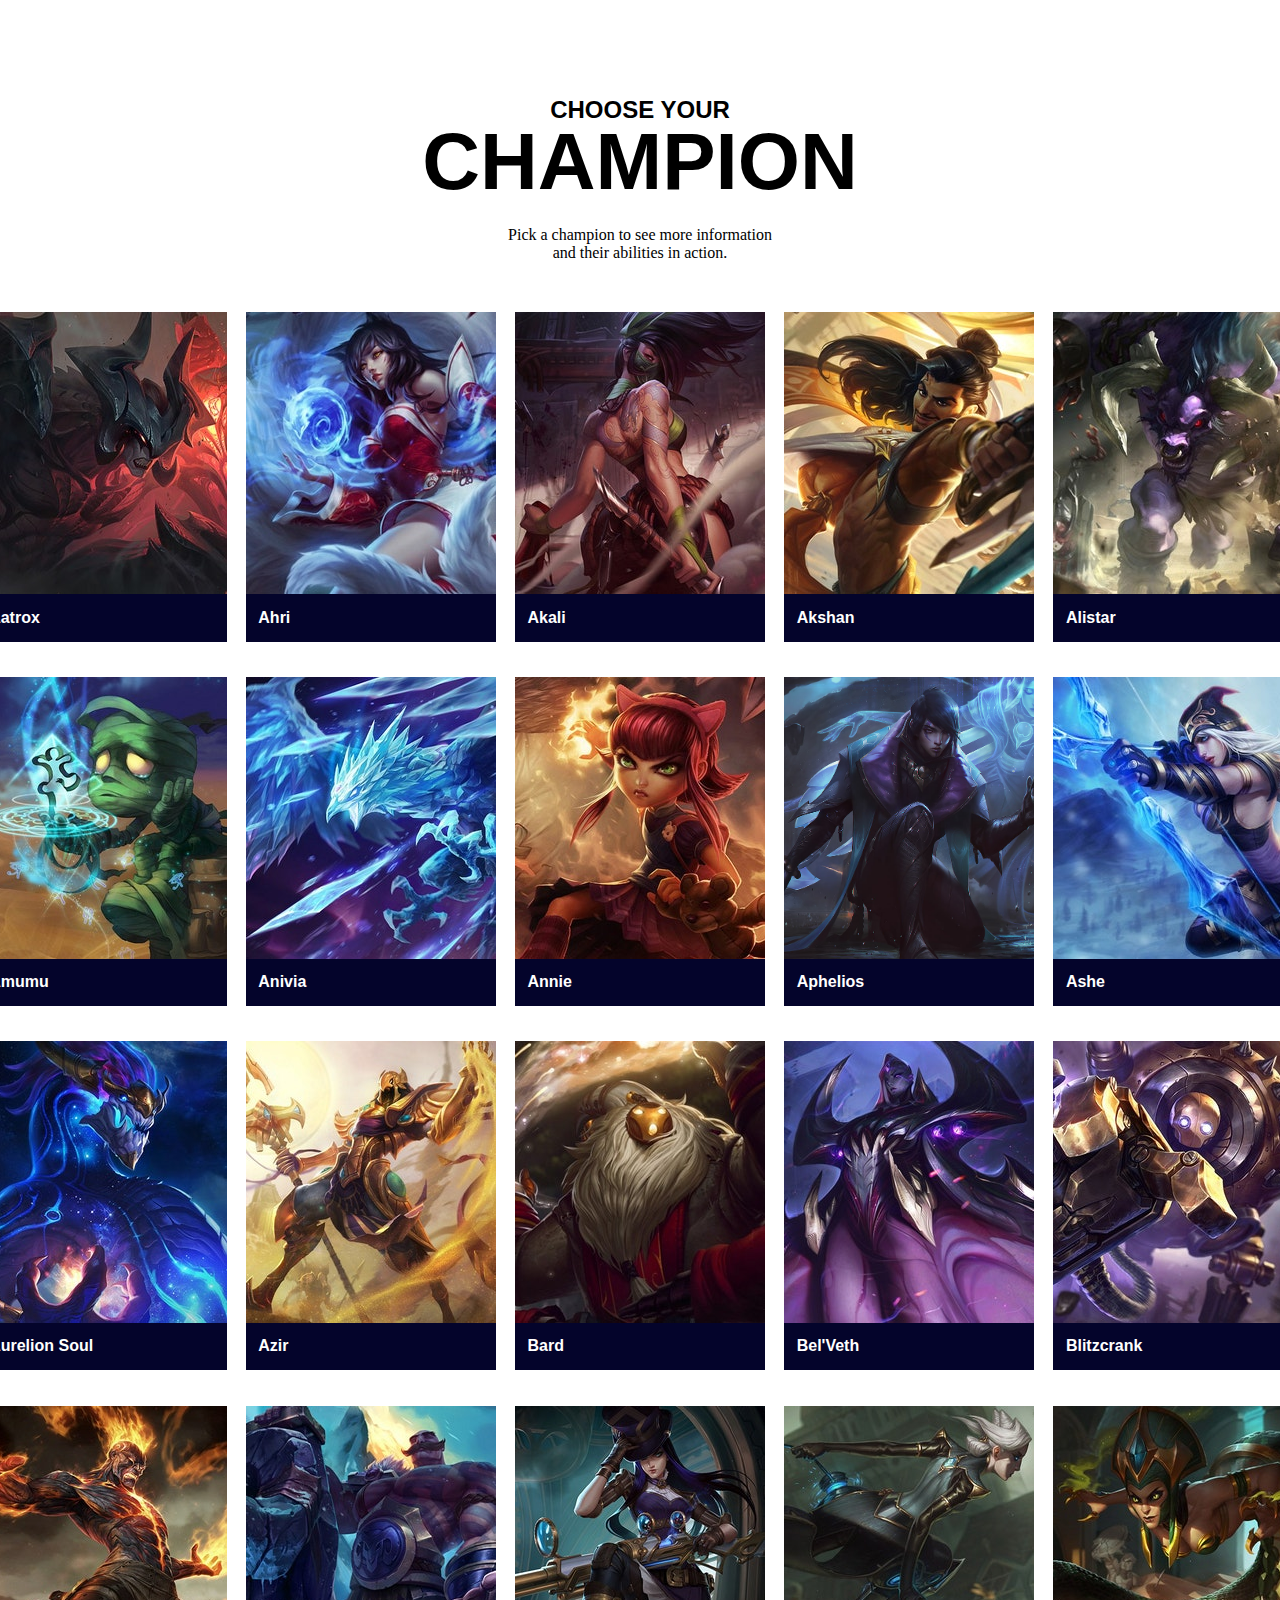
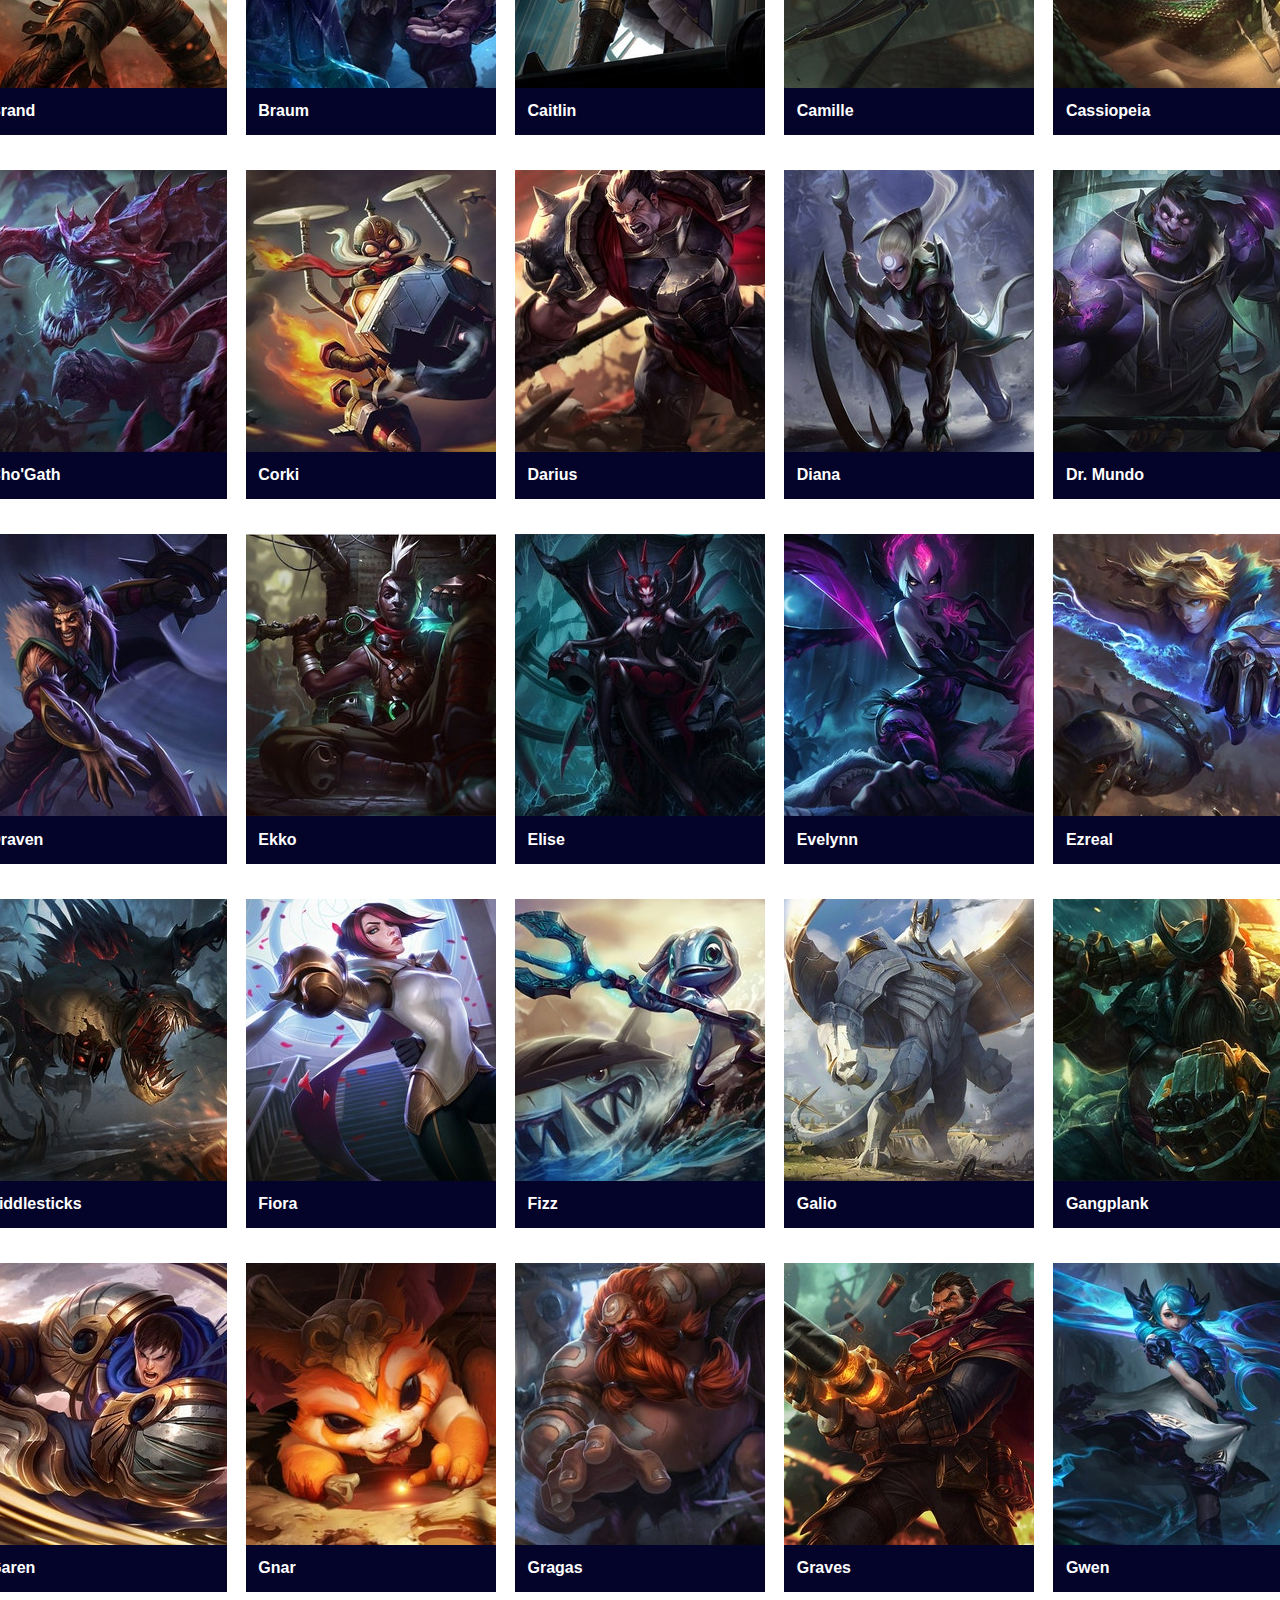
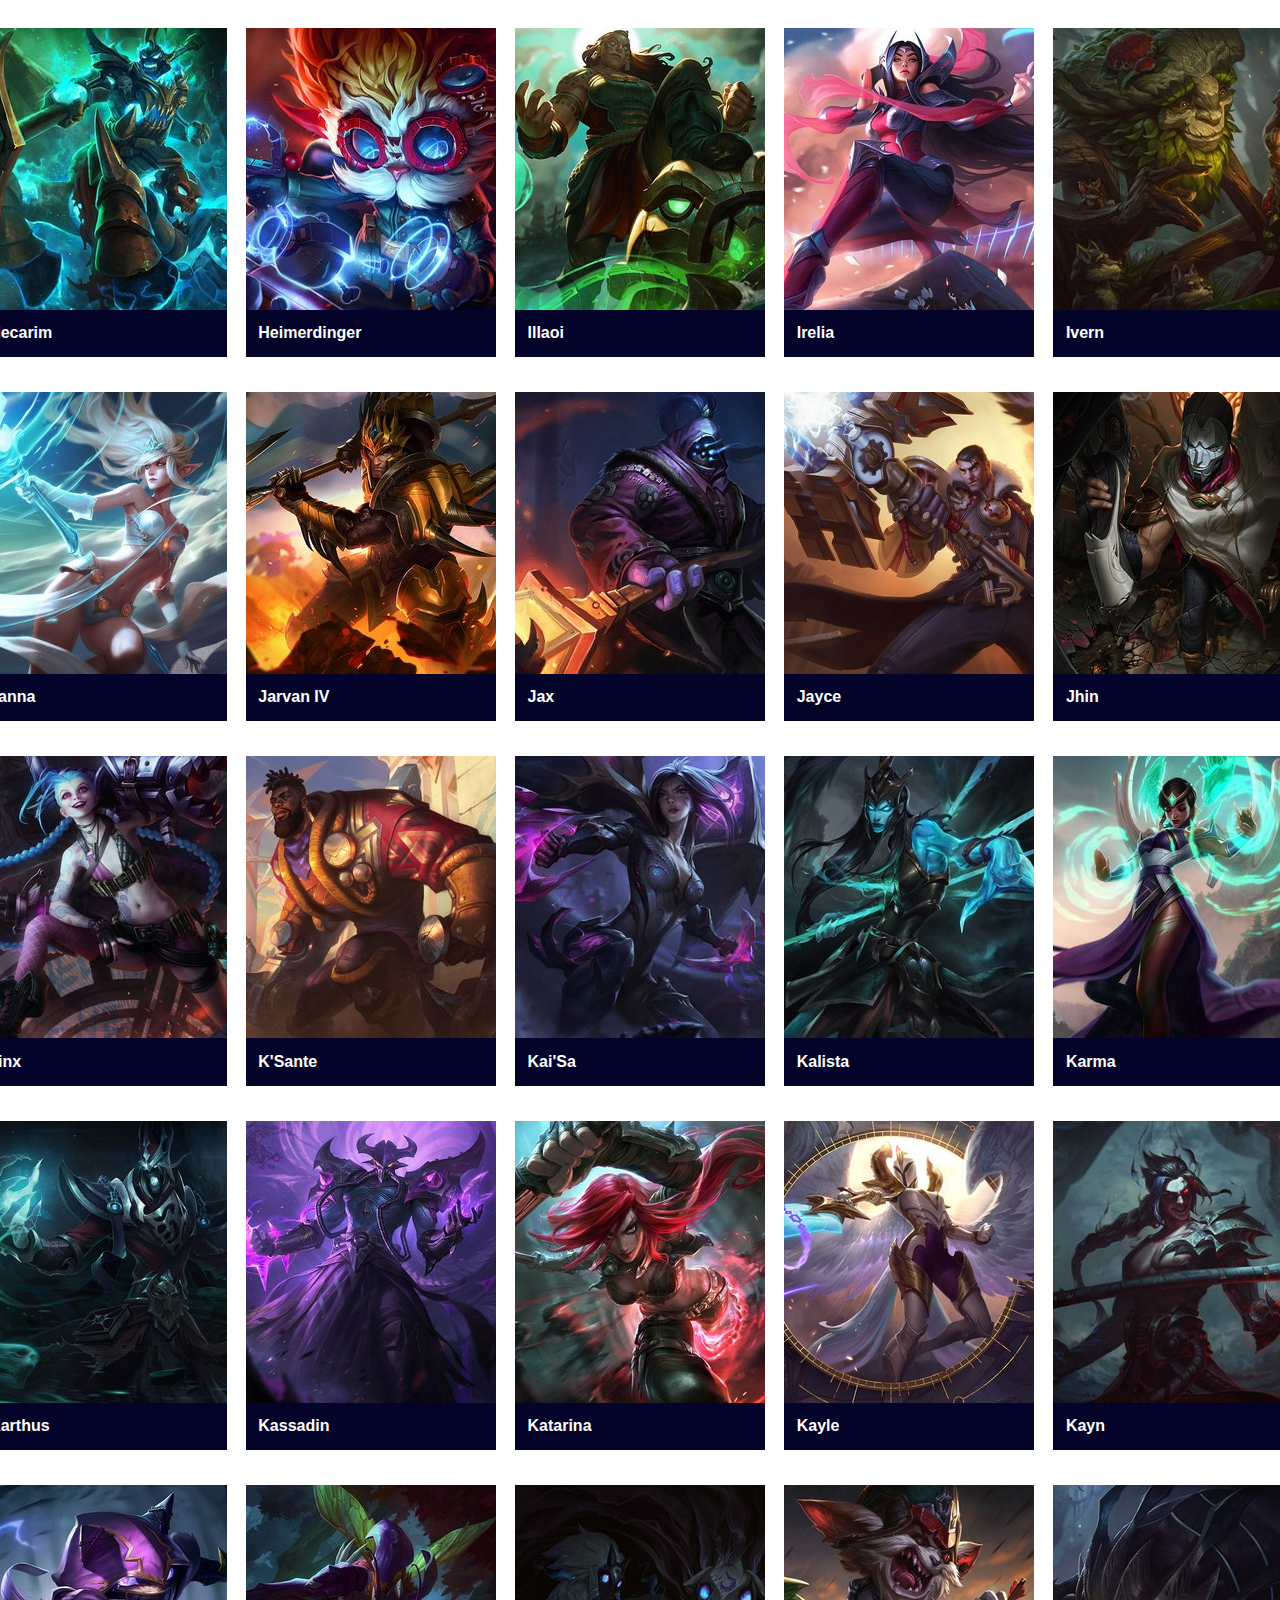
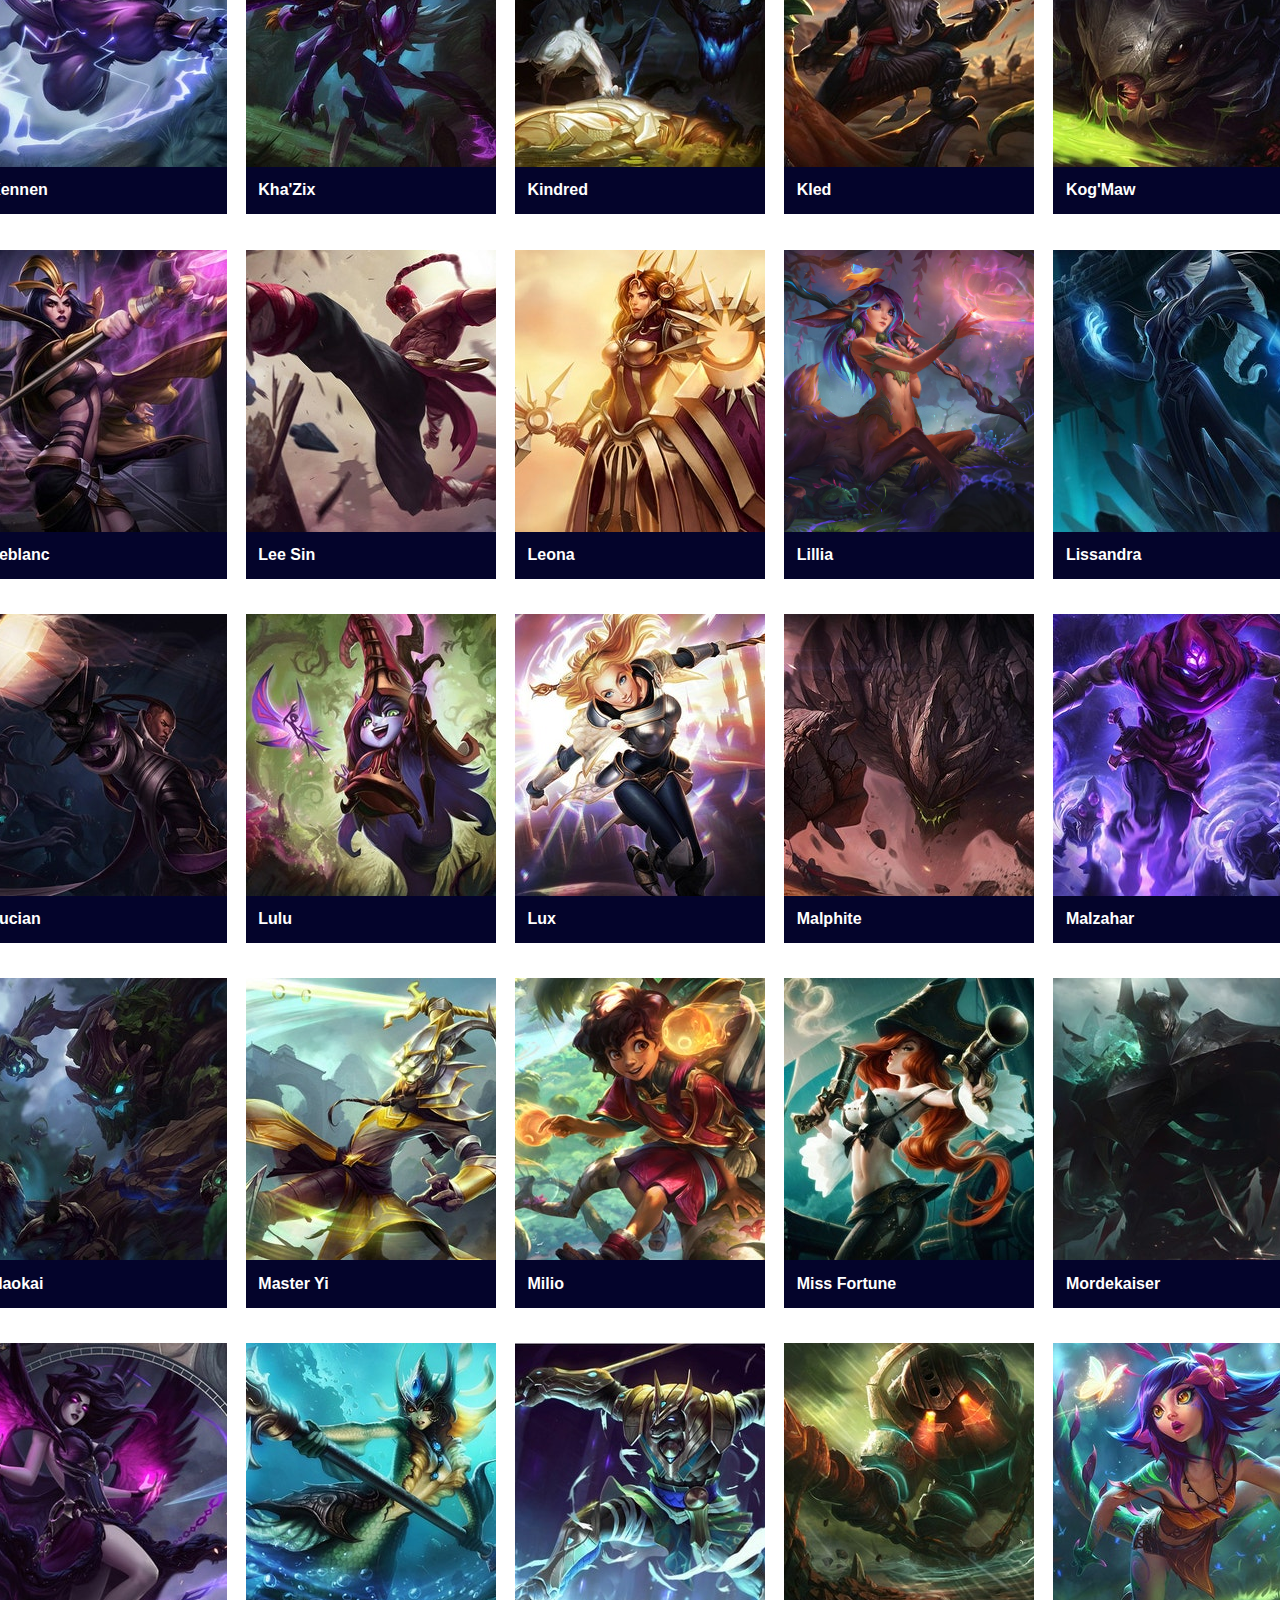
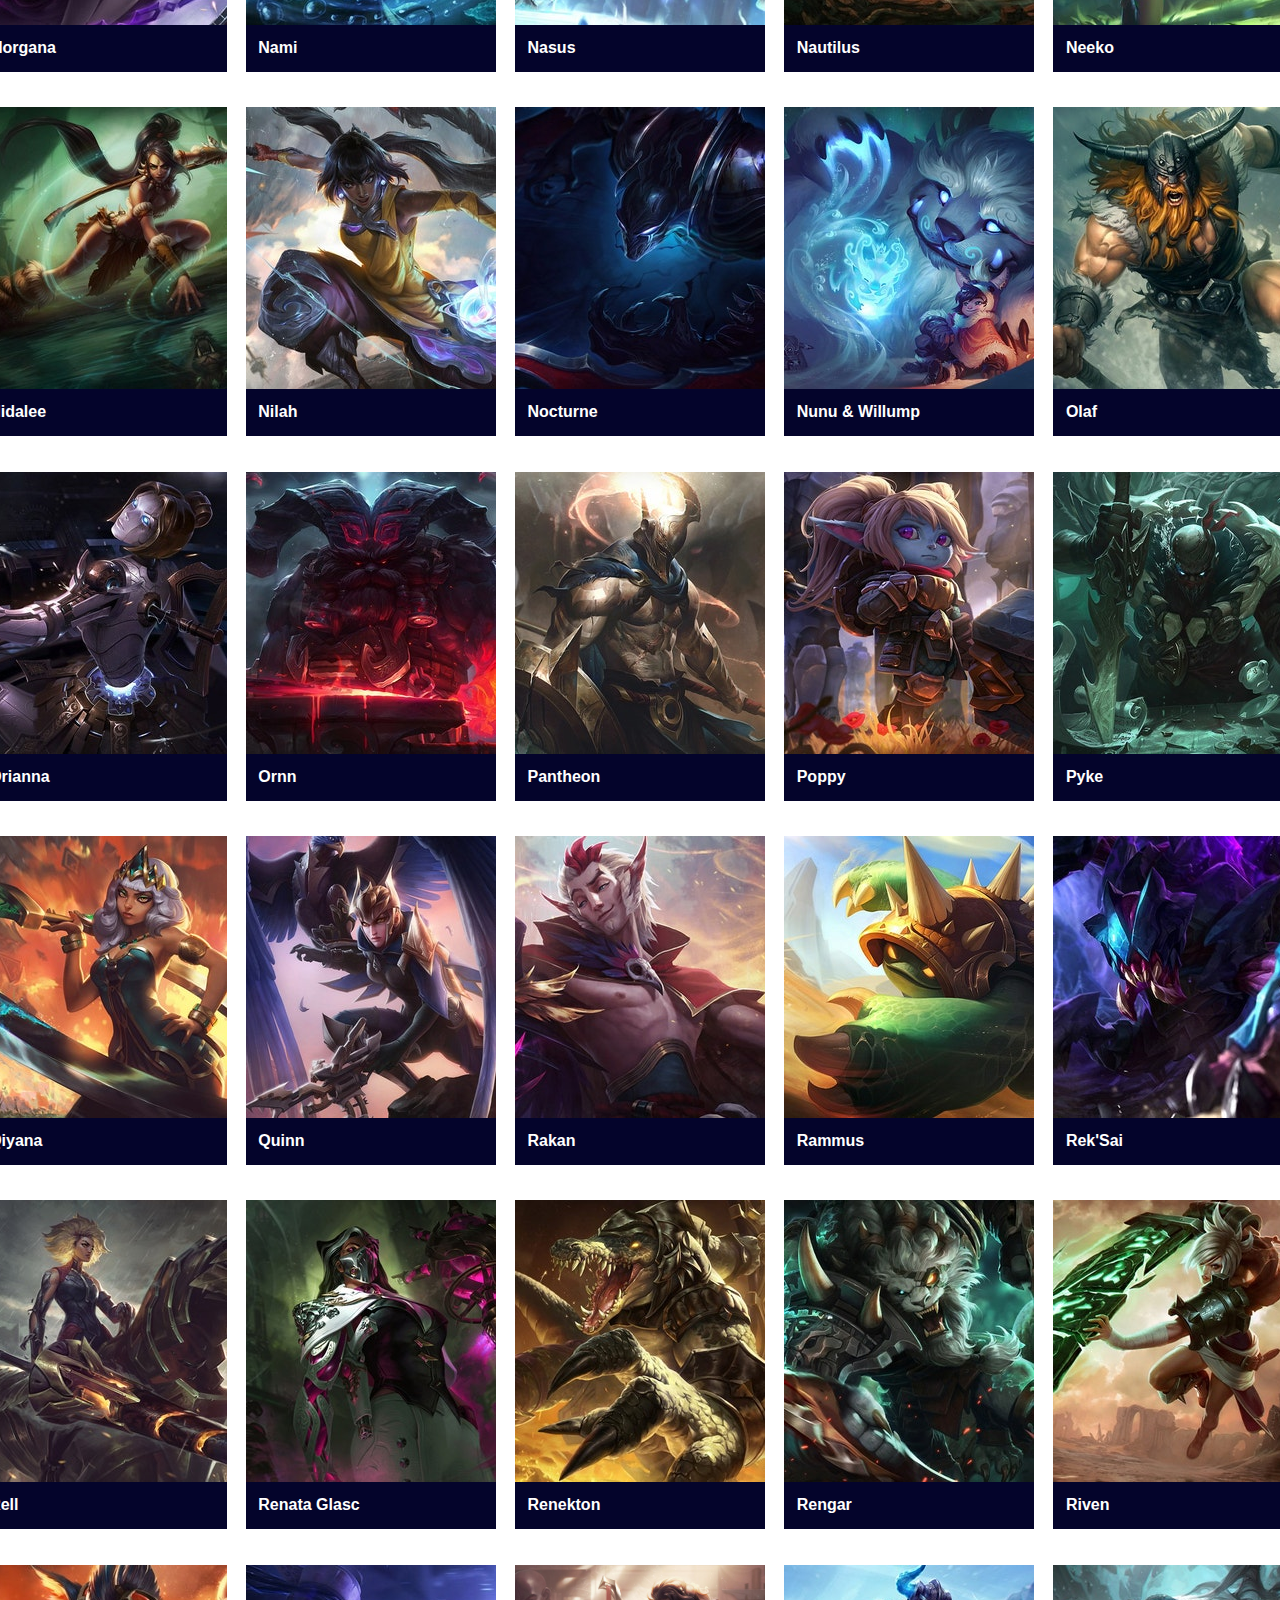
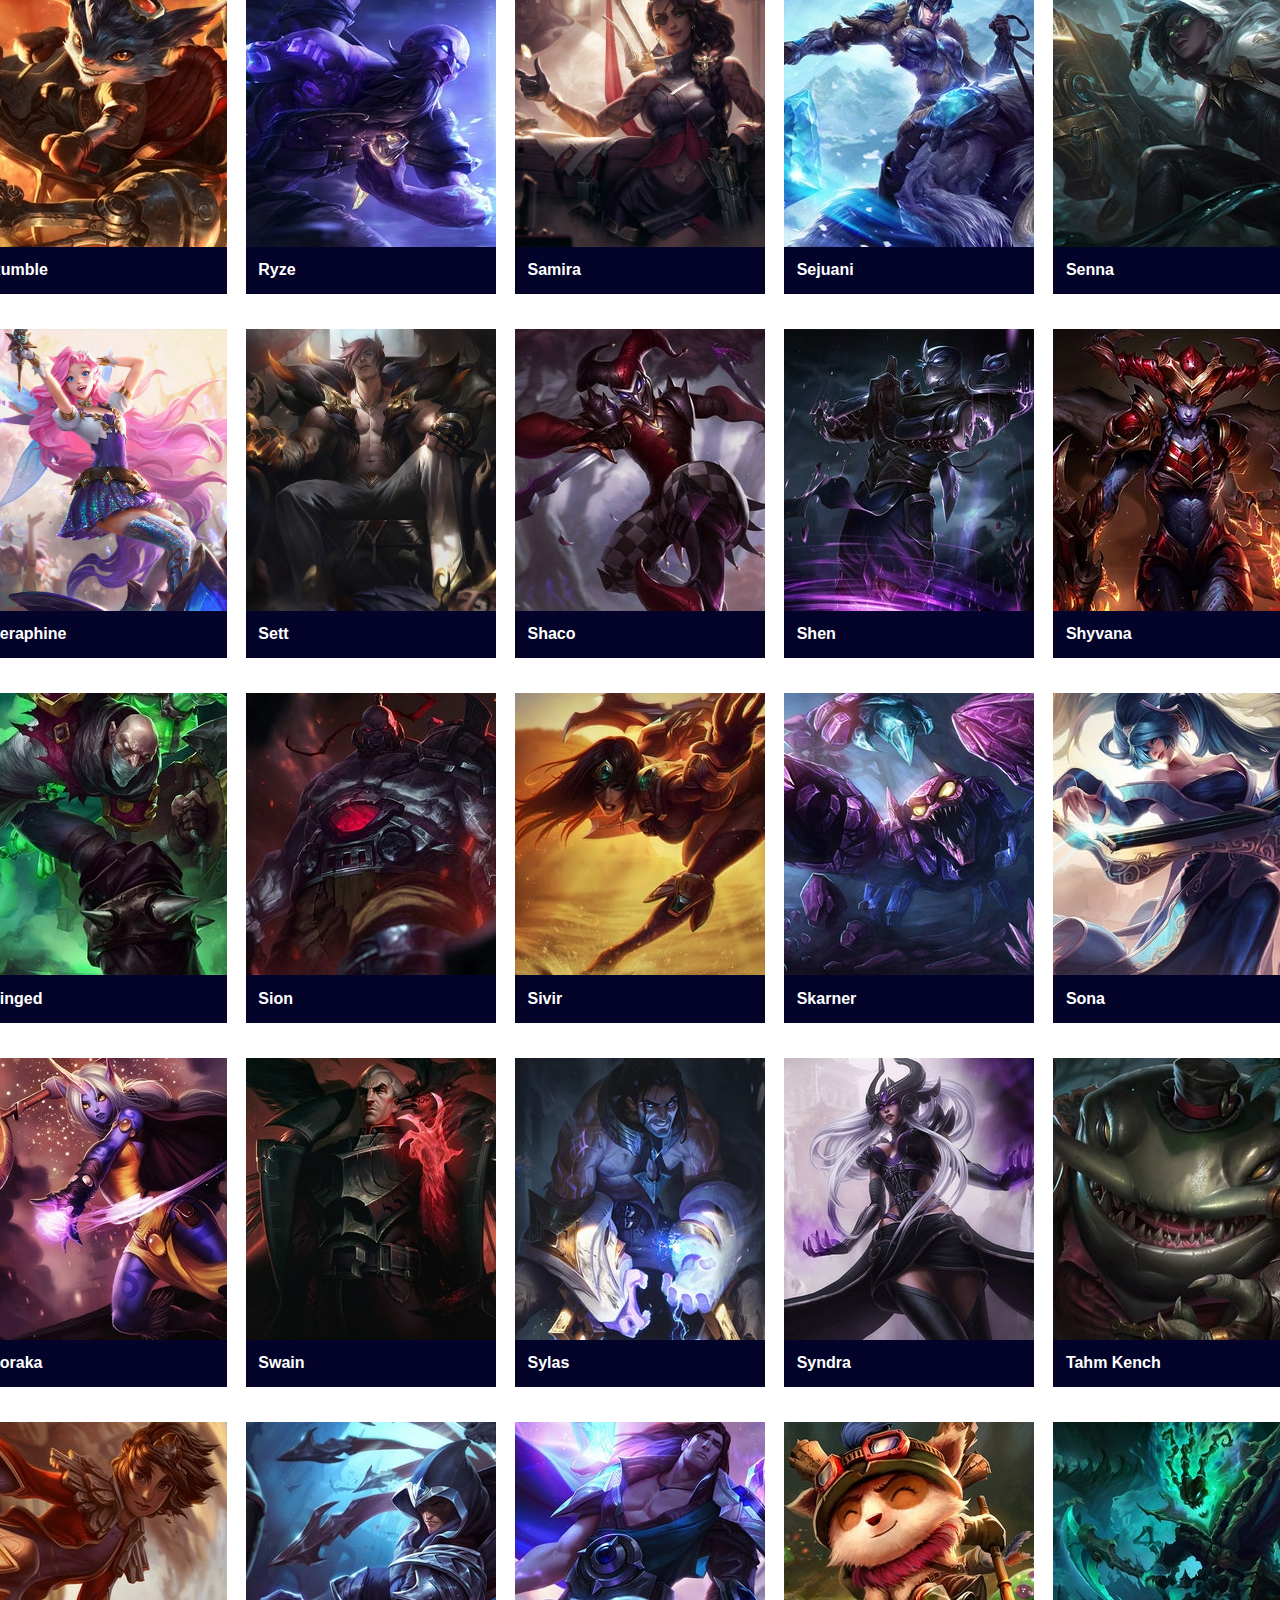
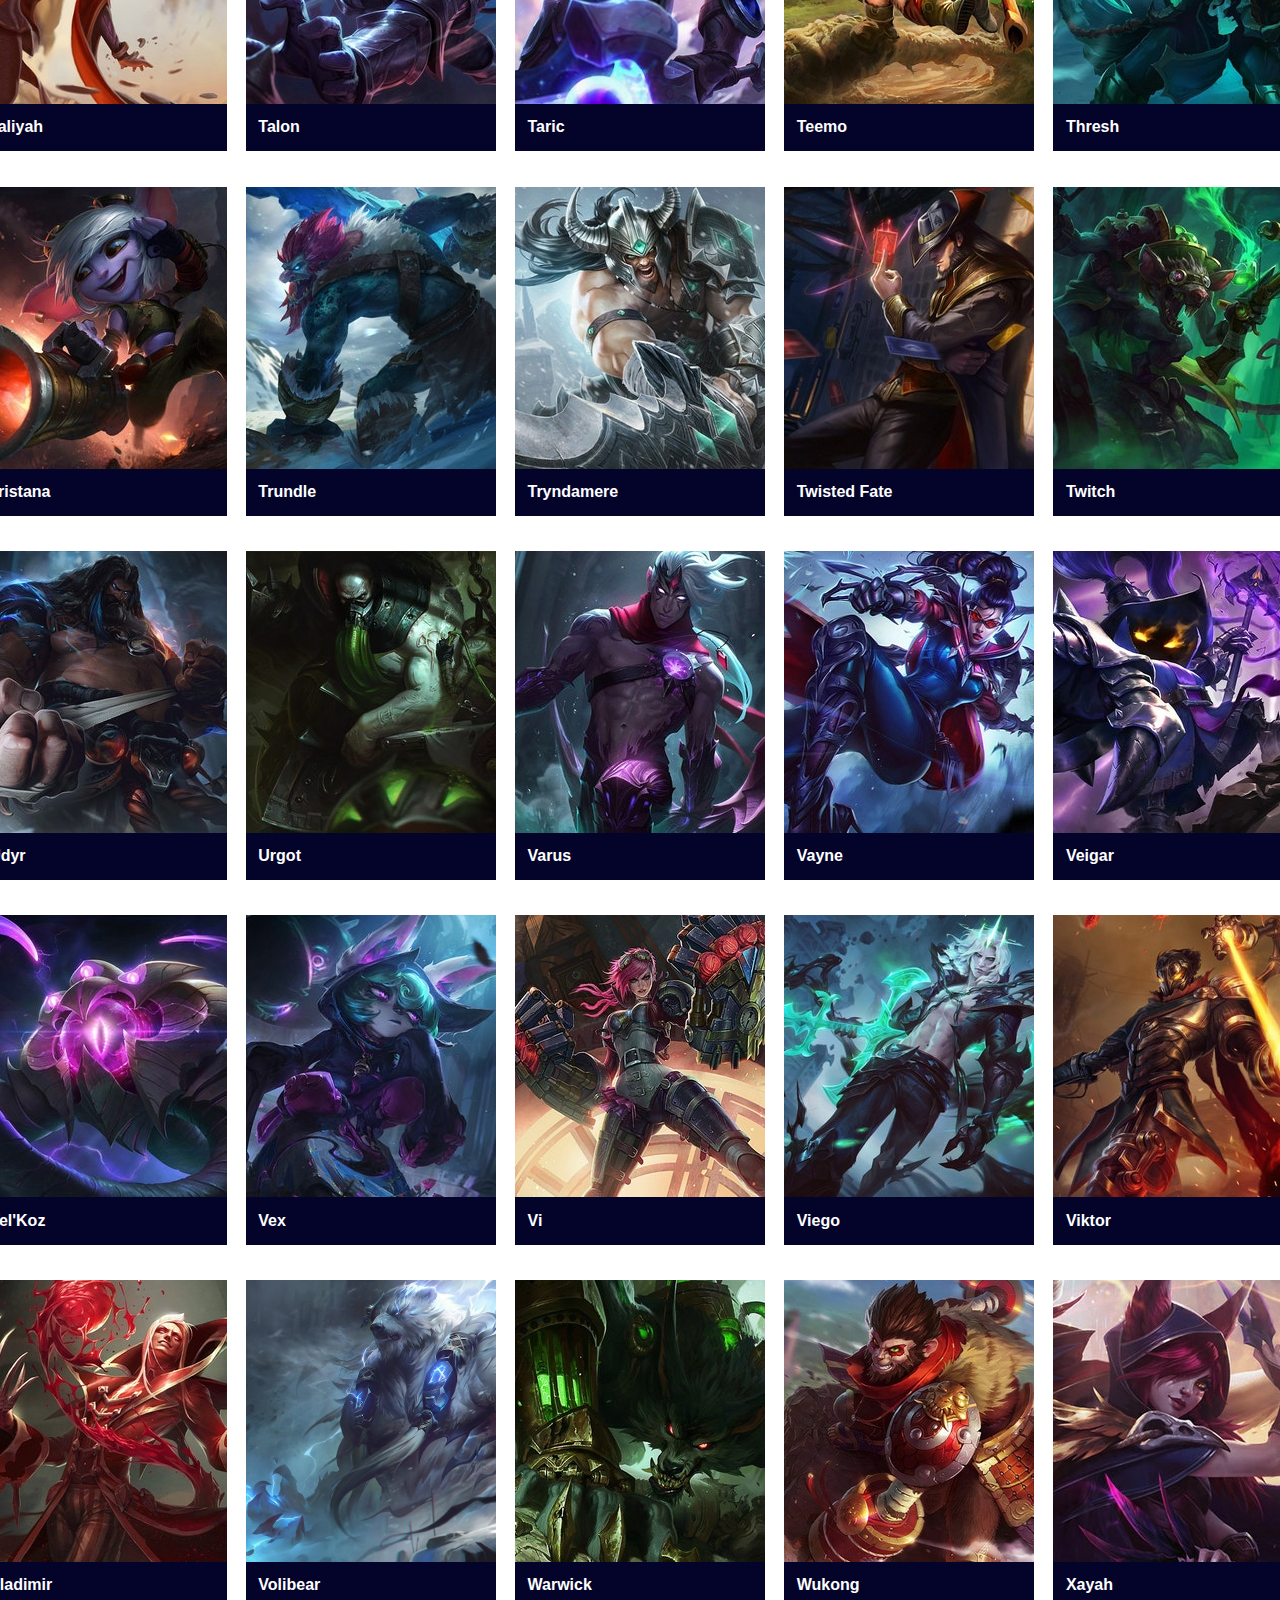
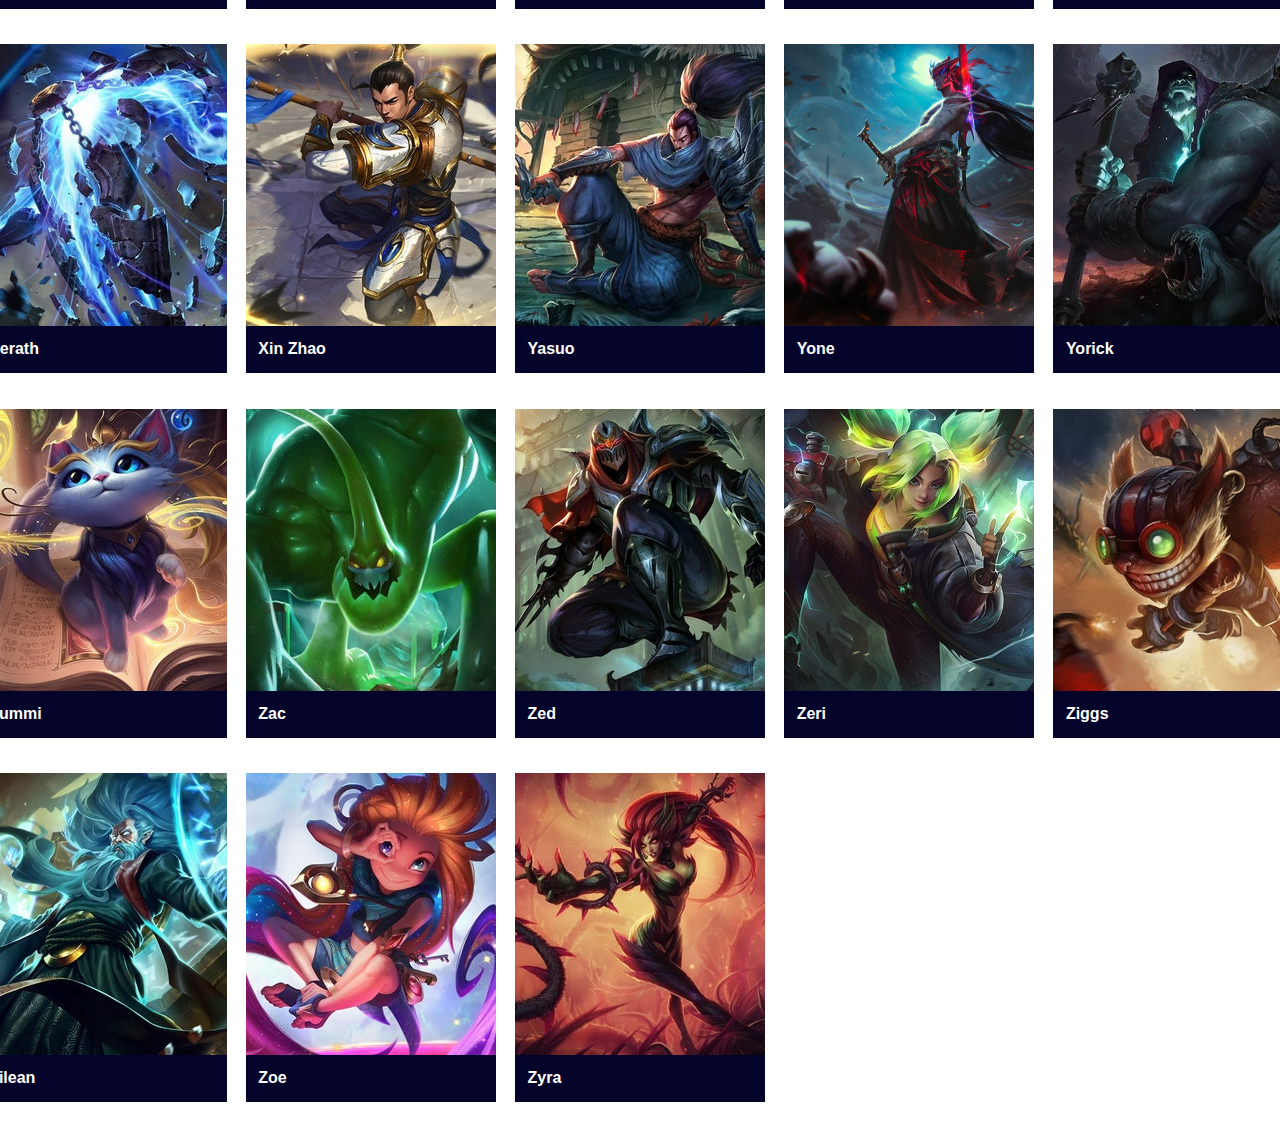
<file: index.html>
<!DOCTYPE html>
<html>
<link href="mainpagestyle.css" rel="stylesheet">
<body>
<h1>CHOOSE YOUR</h1>
<h2>CHAMPION</h2>
<p id="one">Pick a champion to see more information <br> and their abilities in action.</p>

<section id="photoArray">
  <div id="wholePhoto"><a href="AatroxWikiLink.html" style="text-decoration: none;"><img src ="Aatrox for wiki.jpg" alt="Aatrox"> <p id="champname">Aatrox</p></a></div>
  <div id="wholePhoto"><a style="text-decoration: none;"><img src ="Ahri for wiki.jpg" alt="Ahri"> <p id="champname">Ahri</p></a></div>
  <div id="wholePhoto"><a style="text-decoration: none;"><img src ="Akali for wiki.jpg" alt="Akali"> <p id="champname">Akali</p></a></div>
  <div id="wholePhoto"><img src ="Akshan for wiki.jpg" alt="Akshan"> <p id="champname">Akshan</p></div>
  <div id="wholePhoto"><img src ="Alistar for wiki.jpg" alt="Alistar"> <p id="champname">Alistar</p></div>
  <div id="wholePhoto"><img src ="Amumu for wiki.jpg" alt="Amumu"> <p id="champname">Amumu</p></div>
  <div id="wholePhoto"><img src ="Anivia for wiki.jpg" alt="Anivia"> <p id="champname">Anivia</p></div>
  <div id="wholePhoto"><img src ="Annie for wiki.jpg" alt="Annie"> <p id="champname">Annie</p></div>
  <div id="wholePhoto"><img src ="Aphelios for wiki.jpg" alt="Aphelios" style="width: 250px; height: 282px; object-fit: cover; object-position: 50% 0;"> <p id="champname">Aphelios</p></div>
  <div id="wholePhoto"><img src ="Ashe for wiki.jpg" alt="Ashe"> <p id="champname">Ashe</p></div>
  <div id="wholePhoto"><img src ="Aurelion Soul for wiki.jpg" alt="Aurelion Soul"> <p id="champname">Aurelion Soul</p></div>
  <div id="wholePhoto"><img src ="Azir for wiki.jpg" alt="Azir"> <p id="champname">Azir</p></div>
  <div id="wholePhoto"><img src ="Bard for wiki.jpg" alt="Bard"> <p id="champname">Bard</p></div>
  <div id="wholePhoto"><img src ="Bel'Veth for wiki.jpg" alt="Bel'Veth"> <p id="champname">Bel'Veth</p></div>
  <div id="wholePhoto"><img src ="Blitzcrank for wiki.jpg" alt="Blitzcrank"> <p id="champname">Blitzcrank</p></div>
  <div id="wholePhoto"><img src ="Brand for wiki.jpg" alt="Brand"> <p id="champname">Brand</p></div>
  <div id="wholePhoto"><img src ="Braum for wiki.jpg" alt="Braum"> <p id="champname">Braum</p></div>
  <div id="wholePhoto"><img src ="Caitlin for wiki.jpg" alt="Caitlin"> <p id="champname">Caitlin</p></div>
  <div id="wholePhoto"><img src ="Camille for wiki.jpg" alt="Camille"> <p id="champname">Camille</p></div>
  <div id="wholePhoto"><img src ="Cassiopeia for wiki.jpg" alt="Cassiopeia"> <p id="champname">Cassiopeia</p></div>
  <div id="wholePhoto"><img src ="Cho'Gath for wiki.jpg" alt="Cho'Gath"> <p id="champname">Cho'Gath</p></div>
  <div id="wholePhoto"><img src ="Corki for wiki.jpg" alt="Corki"> <p id="champname">Corki</p></div>
  <div id="wholePhoto"><img src ="Darius for wiki.jpg" alt="Darius"> <p id="champname">Darius</p></div>
  <div id="wholePhoto"><img src ="Diana for wiki.jpg" alt="Diana"> <p id="champname">Diana</p></div>
  <div id="wholePhoto"><img src ="Dr. Mundo for wiki.jpg" alt="Dr. Mundo"> <p id="champname">Dr. Mundo</p></div>
  <div id="wholePhoto"><img src ="Draven for wiki.jpg" alt="Draven"> <p id="champname">Draven</p></div>
  <div id="wholePhoto"><img src ="Ekko for wiki.jpg" alt="Ekko"> <p id="champname">Ekko</p></div>
  <div id="wholePhoto"><img src ="Elise for wiki.jpg" alt="Elise"> <p id="champname">Elise</p></div>
  <div id="wholePhoto"><img src ="Evelynn for wiki.jpg" alt="Evelynn"> <p id="champname">Evelynn</p></div>
  <div id="wholePhoto"><img src ="Ezreal for wiki.jpg" alt="Ezreal"> <p id="champname">Ezreal</p></div>
  <div id="wholePhoto"><img src ="Fiddlesticks for wiki.jpg" alt="Fiddlesticks"> <p id="champname">Fiddlesticks</p></div>
  <div id="wholePhoto"><img src ="Fiora for wiki.jpg" alt="Firoa"> <p id="champname">Fiora</p></div>
  <div id="wholePhoto"><img src ="Fizz for wiki.jpg" alt="Fizz"> <p id="champname">Fizz</p></div>
  <div id="wholePhoto"><img src ="Galio for wiki.jpg" alt="Galio"> <p id="champname">Galio</p></div>
  <div id="wholePhoto"><img src ="Gangplank for wiki.jpg" alt="Gangplank"> <p id="champname">Gangplank</p></div>
  <div id="wholePhoto"><img src ="Garen for wiki.jpg" alt="Garen"> <p id="champname">Garen</p></div>
  <div id="wholePhoto"><img src ="Gnar for wiki.jpg" alt="Gnar"> <p id="champname">Gnar</p></div>
  <div id="wholePhoto"><img src ="Gragas for wiki.jpg" alt="Gragas"> <p id="champname">Gragas</p></div>
  <div id="wholePhoto"><img src ="Graves for wiki.jpg" alt="Graves"> <p id="champname">Graves</p></div>
  <div id="wholePhoto"><img src ="Gwen for wiki.jpg" alt="Gwen"> <p id="champname">Gwen</p></div>
  <div id="wholePhoto"><img src ="Hecarim for wiki.jpg" alt="Hecarim"> <p id="champname">Hecarim</p></div>
  <div id="wholePhoto"><img src ="Heimerdinger for wiki.jpg" alt="Heimerdinger"> <p id="champname">Heimerdinger</p></div>
  <div id="wholePhoto"><img src ="Illaoi for wiki.jpg" alt="Illaoi"> <p id="champname">Illaoi</p></div>
  <div id="wholePhoto"><img src ="Irelia for wiki.jpg" alt="Irelia"> <p id="champname">Irelia</p></div>
  <div id="wholePhoto"><img src ="Ivern for wiki.jpg" alt="Ivern"> <p id="champname">Ivern</p></div>
  <div id="wholePhoto"><img src ="Janna for wiki.jpg" alt="Janna"> <p id="champname">Janna</p></div>
  <div id="wholePhoto"><img src ="Jarvan IV for wiki.jpg" alt="Jarvan IV"> <p id="champname">Jarvan IV</p></div>
  <div id="wholePhoto"><img src ="Jax for wiki.jpg" alt="Jax"> <p id="champname">Jax</p></div>
  <div id="wholePhoto"><img src ="Jayce for wiki.jpg" alt="Jayce"> <p id="champname">Jayce</p></div>
  <div id="wholePhoto"><img src ="Jhin for wiki.jpg" alt="Jhin"> <p id="champname">Jhin</p></div>
  <div id="wholePhoto"><img src ="Jinx for wiki.jpg" alt="Jinx"> <p id="champname">Jinx</p></div>
  <div id="wholePhoto"><img src ="K'Sante for wiki.jpg" alt="K'Sante"> <p id="champname">K'Sante</p></div>
  <div id="wholePhoto"><img src ="Kai'Sa for wiki.jpg" alt="Kai'Sa"> <p id="champname">Kai'Sa</p></div>
  <div id="wholePhoto"><img src ="Kalista for wiki.jpg" alt="Kalista"> <p id="champname">Kalista</p></div>
  <div id="wholePhoto"><img src ="Karma for wiki.jpg" alt="Karma"> <p id="champname">Karma</p></div>
  <div id="wholePhoto"><img src ="Karthus for wiki.jpg" alt="Karthus"> <p id="champname">Karthus</p></div>
  <div id="wholePhoto"><img src ="Kassadin for wiki.jpg" alt="Kassadin"> <p id="champname">Kassadin</p></div>
  <div id="wholePhoto"><img src ="Katarina for wiki.jpg" alt="Katarina"> <p id="champname">Katarina</p></div>
  <div id="wholePhoto"><img src ="Kayle for wiki.jpg" alt="Kayle"> <p id="champname">Kayle</p></div>
  <div id="wholePhoto"><img src ="Kayn for wiki.jpg" alt="Kayn"> <p id="champname">Kayn</p></div>
  <div id="wholePhoto"><img src ="Kennen for wiki.jpg" alt="Kennen"> <p id="champname">Kennen</p></div>
  <div id="wholePhoto"><img src ="Kha'Zix for wiki.jpg" alt="Kha'Zix"> <p id="champname">Kha'Zix</p></div>
  <div id="wholePhoto"><img src ="Kindred for wiki.jpg" alt="Kindred"> <p id="champname">Kindred</p></div>
  <div id="wholePhoto"><img src ="Kled for wiki.jpg" alt="Kled"> <p id="champname">Kled</p></div>
  <div id="wholePhoto"><img src ="Kog'Maw for wiki.jpg" alt="Kog'Maw"> <p id="champname">Kog'Maw</p></div>
  <div id="wholePhoto"><img src ="Leblanc for wiki.jpg" alt="Leblanc"> <p id="champname">Leblanc</p></div>
  <div id="wholePhoto"><img src ="Lee Sin for wiki.jpg" alt="Lee Sin"> <p id="champname">Lee Sin</p></div>
  <div id="wholePhoto"><img src ="Leona for wiki.jpg" alt="Leona"> <p id="champname">Leona</p></div>
  <div id="wholePhoto"><img src ="Lillia for wiki.jpg" alt="Lillia" style="width: 250px; height: 282px; object-fit: cover; object-position: 50% 0;"> <p id="champname">Lillia</p></div>
  <div id="wholePhoto"><img src ="Lissandra for wiki.jpg" alt="Lissandra"> <p id="champname">Lissandra</p></div>
  <div id="wholePhoto"><img src ="Lucian for wiki.jpg" alt="Lucian"> <p id="champname">Lucian</p></div>
  <div id="wholePhoto"><img src ="Lulu for wiki.jpg" alt="Lulu"> <p id="champname">Lulu</p></div>
  <div id="wholePhoto"><img src ="Lux for wiki.jpg" alt="Lux"> <p id="champname">Lux</p></div>
  <div id="wholePhoto"><img src ="Malphite for wiki.jpg" alt="Malphite"> <p id="champname">Malphite</p></div>
  <div id="wholePhoto"><img src ="Malzahar for wiki.jpg" alt="Malzahar"> <p id="champname">Malzahar</p></div>
  <div id="wholePhoto"><img src ="Maokai for wiki.jpg" alt="Maokai"> <p id="champname">Maokai</p></div>
  <div id="wholePhoto"><img src ="Master Yi for wiki.jpg" alt="Master Yi"> <p id="champname">Master Yi</p></div>
  <div id="wholePhoto"><img src ="Milio for wiki.jpg" alt="Milio"> <p id="champname">Milio</p></div>
  <div id="wholePhoto"><img src ="Miss Fortune for wiki.jpg" alt="Miss Fortune"> <p id="champname">Miss Fortune</p></div>
  <div id="wholePhoto"><img src ="Mordekaiser for wiki.jpg" alt="Mordekaiser"> <p id="champname">Mordekaiser</p></div>
  <div id="wholePhoto"><img src ="Morgana for wiki.jpg" alt="Morgana"> <p id="champname">Morgana</p></div>
  <div id="wholePhoto"><img src ="Nami for wiki.jpg" alt="Nami"> <p id="champname">Nami</p></div>
  <div id="wholePhoto"><img src ="Nasus for wiki.jpg" alt="Nasus"> <p id="champname">Nasus</p></div>
  <div id="wholePhoto"><img src ="Nautilus for wiki.jpg" alt="Nautilus"> <p id="champname">Nautilus</p></div>
  <div id="wholePhoto"><img src ="Neeko for wiki.jpg" alt="Neeko"> <p id="champname">Neeko</p></div>
  <div id="wholePhoto"><img src ="Nidalee for wiki.jpg" alt="Nidalee"> <p id="champname">Nidalee</p></div>
  <div id="wholePhoto"><img src ="Nilah for wiki.jpg" alt="Nilah"> <p id="champname">Nilah</p></div>
  <div id="wholePhoto"><img src ="Nocturne for wiki.jpg" alt="Nocturne"> <p id="champname">Nocturne</p></div>
  <div id="wholePhoto"><img src ="Nunu & Willump for wiki.jpg" alt="Nunu & Willump"> <p id="champname">Nunu & Willump</p></div>
  <div id="wholePhoto"><img src ="Olaf for wiki.jpg" alt="Olaf"> <p id="champname">Olaf</p></div>
  <div id="wholePhoto"><img src ="Orianna for wiki.jpg" alt="Orianna"> <p id="champname">Orianna</p></div>
  <div id="wholePhoto"><img src ="Ornn for wiki.jpg" alt="Ornn"> <p id="champname">Ornn</p></div>
  <div id="wholePhoto"><img src ="Pantheon for wiki.jpg" alt="Pantheon"> <p id="champname">Pantheon</p></div>
  <div id="wholePhoto"><img src ="Poppy for wiki.jpg" alt="Poppy"> <p id="champname">Poppy</p></div>
  <div id="wholePhoto"><img src ="Pyke for wiki.jpg" alt="Pyke"> <p id="champname">Pyke</p></div>
  <div id="wholePhoto"><img src ="Qiyana for wiki.jpg" alt="Qiyana"> <p id="champname">Qiyana</p></div>
  <div id="wholePhoto"><img src ="Quinn for wiki.jpg" alt="Quinn"> <p id="champname">Quinn</p></div>
  <div id="wholePhoto"><img src ="Rakan for wiki.jpg" alt="Rakan"> <p id="champname">Rakan</p></div>
  <div id="wholePhoto"><img src ="Rammus for wiki.jpg" alt="Rammus"> <p id="champname">Rammus</p></div>
  <div id="wholePhoto"><img src ="Rek'Sai for wiki.jpg" alt="Rek'Sai"> <p id="champname">Rek'Sai</p></div>
  <div id="wholePhoto"><img src ="Rell for wiki.jpg" alt="Rell"> <p id="champname">Rell</p></div>
  <div id="wholePhoto"><img src ="Renata Glasc for wiki.jpg" alt="Renata Glasc"> <p id="champname">Renata Glasc</p></div>
  <div id="wholePhoto"><img src ="Renekton for wiki.jpg" alt="Renekton"> <p id="champname">Renekton</p></div>
  <div id="wholePhoto"><img src ="Rengar for wiki.jpg" alt="Rengar"> <p id="champname">Rengar</p></div>
  <div id="wholePhoto"><img src ="Riven for wiki.jpg" alt="Riven"> <p id="champname">Riven</p></div>
  <div id="wholePhoto"><img src ="Rumble for wiki.jpg" alt="Rumble"> <p id="champname">Rumble</p></div>
  <div id="wholePhoto"><img src ="Ryze for wiki.jpg" alt="Ryze"> <p id="champname">Ryze</p></div>
  <div id="wholePhoto"><img src ="Samira for wiki.jpg" alt="Samira" style="width: 250px; height: 282px; object-fit: cover; object-position: 50% 0;"> <p id="champname">Samira</p></div>
  <div id="wholePhoto"><img src ="Sejuani for wiki.jpg" alt="Sejuani"> <p id="champname">Sejuani</p></div>
  <div id="wholePhoto"><img src ="Senna for wiki.jpg" alt="Senna"> <p id="champname">Senna</p></div>
  <div id="wholePhoto"><img src ="Seraphine for wiki.jpg" alt="Seraphine" style="width: 250px; height: 282px; object-fit: cover; object-position: 50% 0;"> <p id="champname">Seraphine</p></div>
  <div id="wholePhoto"><img src ="Sett for wiki.jpg" alt="Sett" style="width: 250px; height: 282px; object-fit: cover; object-position: 50% 0;"> <p id="champname">Sett</p></div>
  <div id="wholePhoto"><img src ="Shaco for wiki.jpg" alt="Shaco"> <p id="champname">Shaco</p></div>
  <div id="wholePhoto"><img src ="Shen for wiki.jpg" alt="Shen"> <p id="champname">Shen</p></div>
  <div id="wholePhoto"><img src ="Shyvana for wiki.jpg" alt="Shyvana"> <p id="champname">Shyvana</p></div>
  <div id="wholePhoto"><img src ="Singed for wiki.jpg" alt="Singed"> <p id="champname">Singed</p></div>
  <div id="wholePhoto"><img src ="Sion for wiki.jpg" alt="Sion"> <p id="champname">Sion</p></div>
  <div id="wholePhoto"><img src ="Sivir for wiki.jpg" alt="Sivir"> <p id="champname">Sivir</p></div>
  <div id="wholePhoto"><img src ="Skarner for wiki.jpg" alt="Skarner"> <p id="champname">Skarner</p></div>
  <div id="wholePhoto"><img src ="Sona for wiki.jpg" alt="Sona"> <p id="champname">Sona</p></div>
  <div id="wholePhoto"><img src ="Soraka for wiki.jpg" alt="Soraka"> <p id="champname">Soraka</p></div>
  <div id="wholePhoto"><img src ="Swain for wiki.jpg" alt="Swain"> <p id="champname">Swain</p></div>
  <div id="wholePhoto"><img src ="Sylas for wiki.jpg" alt="Sylas"> <p id="champname">Sylas</p></div>
  <div id="wholePhoto"><img src ="Syndra for wiki.jpg" alt="Syndra"> <p id="champname">Syndra</p></div>
  <div id="wholePhoto"><img src ="Tahm Kench for wiki.jpg" alt="Tahm Kench"> <p id="champname">Tahm Kench</p></div>
  <div id="wholePhoto"><img src ="Taliyah for wiki.jpg" alt="Taliyah"> <p id="champname">Taliyah</p></div>
  <div id="wholePhoto"><img src ="Talon for wiki.jpg" alt="Talon"> <p id="champname">Talon</p></div>
  <div id="wholePhoto"><img src ="Taric for wiki.jpg" alt="Taric"> <p id="champname">Taric</p></div>
  <div id="wholePhoto"><img src ="Teemo for wiki.jpg" alt="Teemo"> <p id="champname">Teemo</p></div>
  <div id="wholePhoto"><img src ="Thresh for wiki.jpg" alt="Thresh"> <p id="champname">Thresh</p></div>
  <div id="wholePhoto"><img src ="Tristana for wiki.jpg" alt="Tristana"> <p id="champname">Tristana</p></div>
  <div id="wholePhoto"><img src ="Trundle for wiki.jpg" alt="Trundle"> <p id="champname">Trundle</p></div>
  <div id="wholePhoto"><img src ="Tryndamere for wiki.jpg" alt="Tryndamere"> <p id="champname">Tryndamere</p></div>
  <div id="wholePhoto"><img src ="Twisted Fate for wiki.jpg" alt="Twisted Fate"> <p id="champname">Twisted Fate</p></div>
  <div id="wholePhoto"><img src ="Twitch for wiki.jpg" alt="Twitch"> <p id="champname">Twitch</p></div>
  <div id="wholePhoto"><img src ="Udyr for wiki.jpg" alt="Udyr"> <p id="champname">Udyr</p></div>
  <div id="wholePhoto"><img src ="Urgot for wiki.jpg" alt="Urgot"> <p id="champname">Urgot</p></div>
  <div id="wholePhoto"><img src ="Varus for wiki.jpg" alt="Varus"> <p id="champname">Varus</p></div>
  <div id="wholePhoto"><img src ="Vayne for wiki.jpg" alt="Vayne"> <p id="champname">Vayne</p></div>
  <div id="wholePhoto"><img src ="Veigar for wiki.jpg" alt="Veigar"> <p id="champname">Veigar</p></div>
  <div id="wholePhoto"><img src ="Vel'Koz for wiki.jpg" alt="Vel'Koz"> <p id="champname">Vel'Koz</p></div>
  <div id="wholePhoto"><img src ="Vex for wiki.jpg" alt="Vex"> <p id="champname">Vex</p></div>
  <div id="wholePhoto"><img src ="Vi for wiki.jpg" alt="Vi"> <p id="champname">Vi</p></div>
  <div id="wholePhoto"><img src ="Viego for wiki.jpg" alt="Viego"> <p id="champname">Viego</p></div>
  <div id="wholePhoto"><img src ="Viktor for wiki.jpg" alt="Viktor"> <p id="champname">Viktor</p></div>
  <div id="wholePhoto"><img src ="Vladimir for wiki.jpg" alt="Vladimir"> <p id="champname">Vladimir</p></div></div>
  <div id="wholePhoto"><img src ="Volibear for wiki.jpg" alt="Volibear" style="width: 250px; height: 282px; object-fit: cover; object-position: 50% 0;"> <p id="champname">Volibear</p></div></div>
  <div id="wholePhoto"><img src ="Warwick for wiki.jpg" alt="Warwick"> <p id="champname">Warwick</p></div></div>
  <div id="wholePhoto"><img src ="Wukong for wiki.jpg" alt="Wukong"> <p id="champname">Wukong</p></div></div>
  <div id="wholePhoto"><img src ="Xayah for wiki.jpg" alt="Xayah"> <p id="champname">Xayah</p></div></div>
  <div id="wholePhoto"><img src ="Xerath for wiki.jpg" alt="Xerath"> <p id="champname">Xerath</p></div></div>
  <div id="wholePhoto"><img src ="Xin Zhao for wiki.jpg" alt="Xin Zhao"> <p id="champname">Xin Zhao</p></div></div>
  <div id="wholePhoto"><img src ="Yasuo for wiki.jpg" alt="Yasuo"> <p id="champname">Yasuo</p></div></div>
  <div id="wholePhoto"><img src ="Yone for wiki.jpg" alt="Yone" style="width: 250px; height: 282px; object-fit: cover; object-position: 50% 0;"> <p id="champname">Yone</p></div></div>
  <div id="wholePhoto"><img src ="Yorick for wiki.jpg" alt="Yorick"> <p id="champname">Yorick</p></div></div>
  <div id="wholePhoto"><img src ="Yuumi for wiki.jpg" alt="Yuumi"> <p id="champname">Yummi</p></div></div>
  <div id="wholePhoto"><img src ="Zac for wiki.jpg" alt="Zac"> <p id="champname">Zac</p></div></div>
  <div id="wholePhoto"><img src ="Zed for wiki.jpg" alt="Zed"> <p id="champname">Zed</p></div></div>
  <div id="wholePhoto"><img src ="Zeri for wiki.jpg" alt="Zeri"> <p id="champname">Zeri</p></div></div>
  <div id="wholePhoto"><img src ="Ziggs for wiki.jpg" alt="Ziggs"> <p id="champname">Ziggs</p></div></div>
  <div id="wholePhoto"><img src ="Zilean for wiki.jpg" alt="Zilean"> <p id="champname">Zilean</p></div></div>
  <div id="wholePhoto"><img src ="Zoe for wiki.jpg" alt="Zoe"> <p id="champname">Zoe</p></div></div>
  <div id="wholePhoto"><img src ="Zyra for wiki.jpg" alt="Zyra"> <p id="champname">Zyra</p></div></div>
</section>
</body>
</html>
</file>
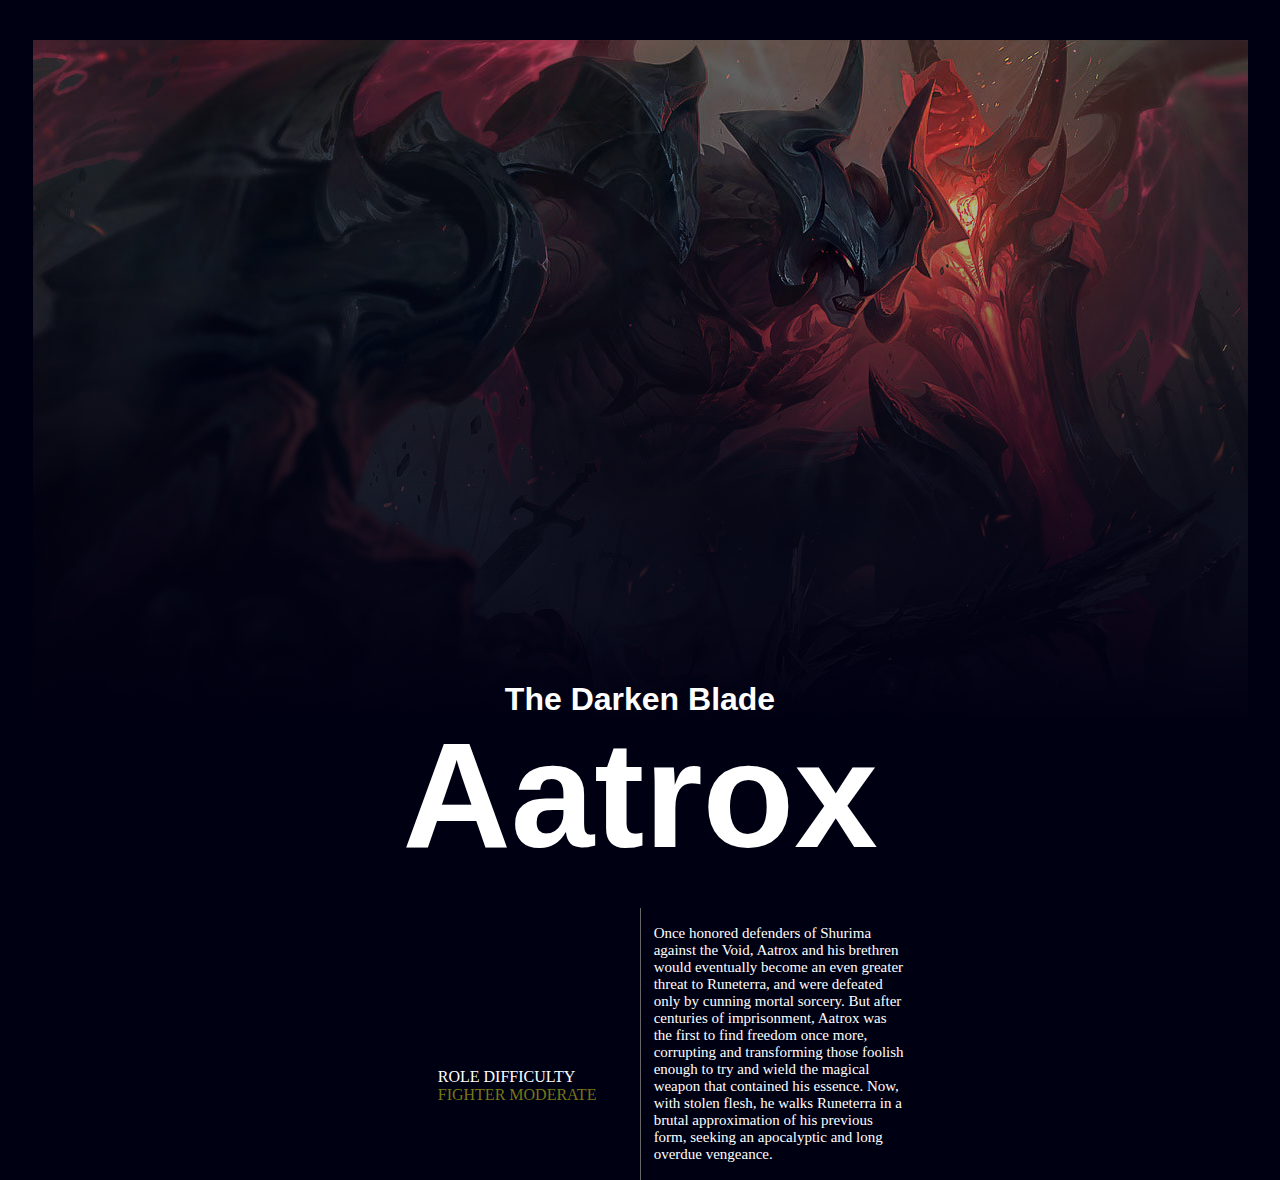
<file: AatroxWikiLink.html>
<!DOCTYPE html>
<html>
  <link href="aatroxpagestyle.css" rel="stylesheet">
  <body>
    <div id="wholeImage" class="gradient-overlay"><center><img src="Aatrox for specific wiki.jpg"></center></div>
    <h1 id="mainChampText">The Darken Blade</h1>
    <h1 id="champName">Aatrox</h1>

    <p id="champInfo"><br>
      Once honored defenders of Shurima against the Void, Aatrox and his brethren would eventually become an even greater threat to Runeterra,
      and were defeated only by cunning mortal sorcery. But after centuries of imprisonment, Aatrox was the first to find freedom once more,
      corrupting and transforming those foolish enough to try and wield the magical weapon that contained his essence. Now, with stolen flesh,
      he walks Runeterra in a brutal approximation of his previous form, seeking an apocalyptic and long overdue vengeance.<br>&nbsp;</p>

      <p id="role">ROLE DIFFICULTY</pr><br><pr id="fighter">FIGHTER MODERATE</p>
  </body>
</html>
</file>
<file: mainpagestyle.css>
h1{
  text-align: center;
  font-family:'Franklin Gothic Medium', 'Arial Narrow', Arial, sans-serif;
  font-size: 1.5em;
  margin-top: 4em;
}

h2{
  text-align: center;
  font-family: 'Franklin Gothic Medium', 'Arial Narrow', Arial, sans-serif;
  font-size: 5em;
  margin-top: -0.3em;
}

#one{
  text-align: center;
  font-family: Cambria, Cochin, Georgia, Times, 'Times New Roman', serif;
  font-size: 1em;
  margin-top: -3em;
  margin-bottom: 50px;
}

#champname{
  transition: .5s;
  background-color: rgb(4, 4, 43);
  font-weight: bold;
  text-indent: 5%;
  font-family:'Lucida Sans', 'Lucida Sans Regular', 'Lucida Grande', 'Lucida Sans Unicode', Geneva, Verdana, sans-serif;
  color: white;
  margin-top: -.3em;
  padding: 15px 0px 15px 0px
}

#wholePhoto:hover{
  cursor:pointer;
}

#wholePhoto:hover #champname{
  transition: .5s;
  background-color: rgb(87, 87, 199);
  text-indent: 10%;
  cursor:pointer;
}

#photoArray{
  justify-content: center;
  display: grid; 
  gap: 1.2em;
  grid-template-areas:
  "photoOne photoTwo photoThree photoFour photoFive";
}
</file>
<file: aatroxpagestyle.css>
body{
  background-color: rgb(0, 0, 19);
}

.gradient-overlay{
  position:relative;
}

#wholeImage:after{
  content: '';
  position:absolute;
  top:0;
  left:0;
  width: 100%;
  height: 100%;
  background-image: linear-gradient(to bottom, transparent 0%, rgb(0, 0, 19) 95%);
  opacity: 1.5;
}

#wholeImage{
  padding-top: 2em;
}

#mainChampText{
  text-align: center;
  position:relative;
  margin-top: -2.5em;
  color:rgb(255, 255, 255);
  font-family: 'Franklin Gothic Medium', 'Arial Narrow', Arial, sans-serif;
}

#champName{
  text-align: center;
  color:white;
  position:relative;
  font-family: 'Franklin Gothic Medium', 'Arial Narrow', Arial, sans-serif;
  margin-top: -.2em;
  font-size: 150px;
}

#mainBorder{
  position:absolute;
  margin-top: -14.5em;
  border: solid;
  border-color: rgb(103, 103, 103);
  border-width: 1px;
  transform: translate(50%);
  height: 350px;
  width: 50%;
}

#role{
  color: white;
  margin-right: 50%;
  margin-left: 34%;
  margin-top: -7em;
}

#fighter{
  color:rgb(119, 119, 20)
}

#champInfo{
  color:white;
  font-family: 'Times New Roman', Times, serif;
  text-align: left;
  margin: -5em 29% 0% 50%;
  border-left: solid;
  border-width: 1px;
  border-color: rgb(103, 103, 103);
  padding-left: 1%;
  font-size: 15px;
}
</file>
